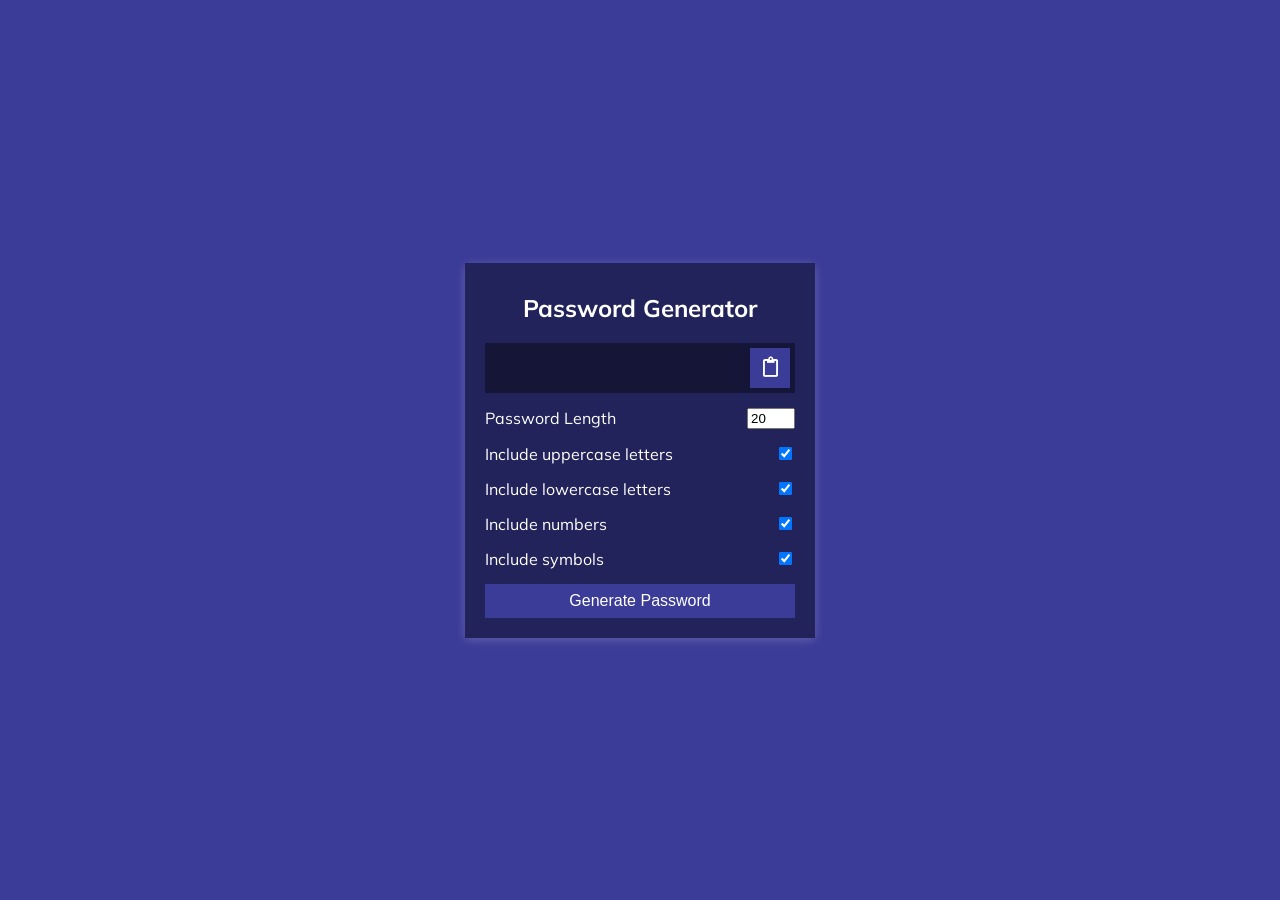
<file: 1.Password Generator/index.html>
<!DOCTYPE html>
<html lang="en">
  <head>
    <meta charset="UTF-8" />
    <meta name="viewport" content="width=device-width, initial-scale=1.0" />
    <link rel="stylesheet" href="https://cdnjs.cloudflare.com/ajax/libs/font-awesome/5.14.0/css/all.min.css" integrity="sha512-1PKOgIY59xJ8Co8+NE6FZ+LOAZKjy+KY8iq0G4B3CyeY6wYHN3yt9PW0XpSriVlkMXe40PTKnXrLnZ9+fkDaog==" crossorigin="anonymous" />
    <link rel="stylesheet" href="style.css" />
    <title>Password Generator</title>
  </head>
  <body>
    <div class="container">
      <h2>Password Generator</h2>
      <div class="result-container">
        <span id="result"></span>
        <button class="btn" id="clipboard">
          <i class="far fa-clipboard"></i>
        </button>
      </div>
      <div class="settings">
        <div class="setting">
          <label>Password Length</label>
          <input type="number" id="length" min="4" max="20" value="20">
        </div>
        <div class="setting">
          <label>Include uppercase letters</label>
          <input type="checkbox" id="uppercase" checked>
        </div>
        <div class="setting">
          <label>Include lowercase letters</label>
          <input type="checkbox" id="lowercase" checked>
        </div>
        <div class="setting">
          <label>Include numbers</label>
          <input type="checkbox" id="numbers" checked>
        </div>
        <div class="setting">
          <label>Include symbols</label>
          <input type="checkbox" id="symbols" checked>
        </div>
      </div>

      <button class="btn btn-large" id="generate">
        Generate Password
      </button>
    </div>
    <script src="script.js"></script>
  </body>
</html>
</file>
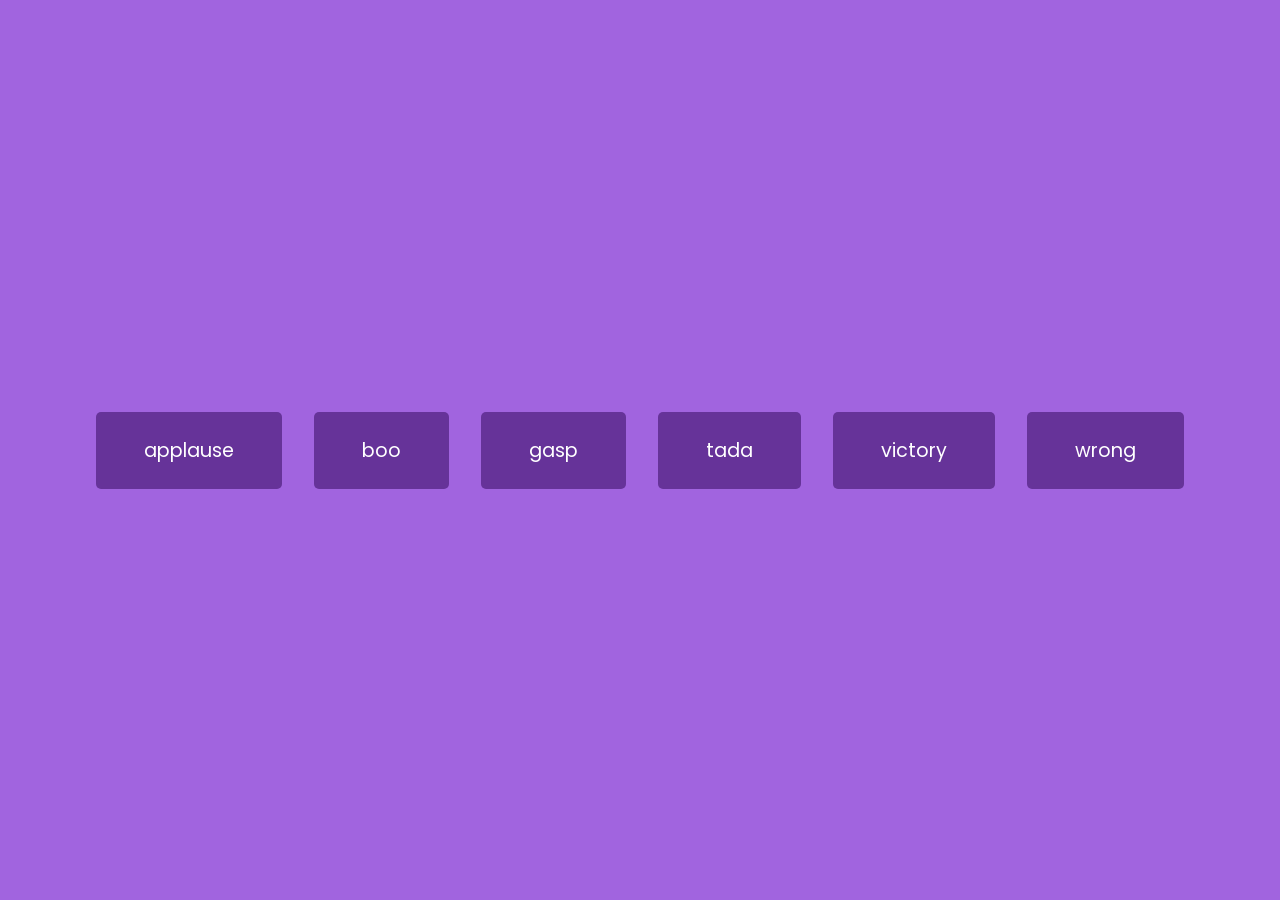
<file: 11.Sound Bar/index.html>
<!DOCTYPE html>
<html lang="en">
  <head>
    <meta charset="UTF-8" />
    <meta name="viewport" content="width=device-width, initial-scale=1.0" />
    <link rel="stylesheet" href="style.css" />
    <title>Sound Board</title>
  </head>
  <body>
    <audio id="applause" src="sounds/applause.mp3"></audio>
    <audio id="boo" src="sounds/boo.mp3"></audio>
    <audio id="gasp" src="sounds/gasp.mp3"></audio>
    <audio id="tada" src="sounds/tada.mp3"></audio>
    <audio id="victory" src="sounds/victory.mp3"></audio>
    <audio id="wrong" src="sounds/wrong.mp3"></audio>

    <div id="buttons"></div>

    <script src="index.js"></script>
  </body>
</html>
</file>
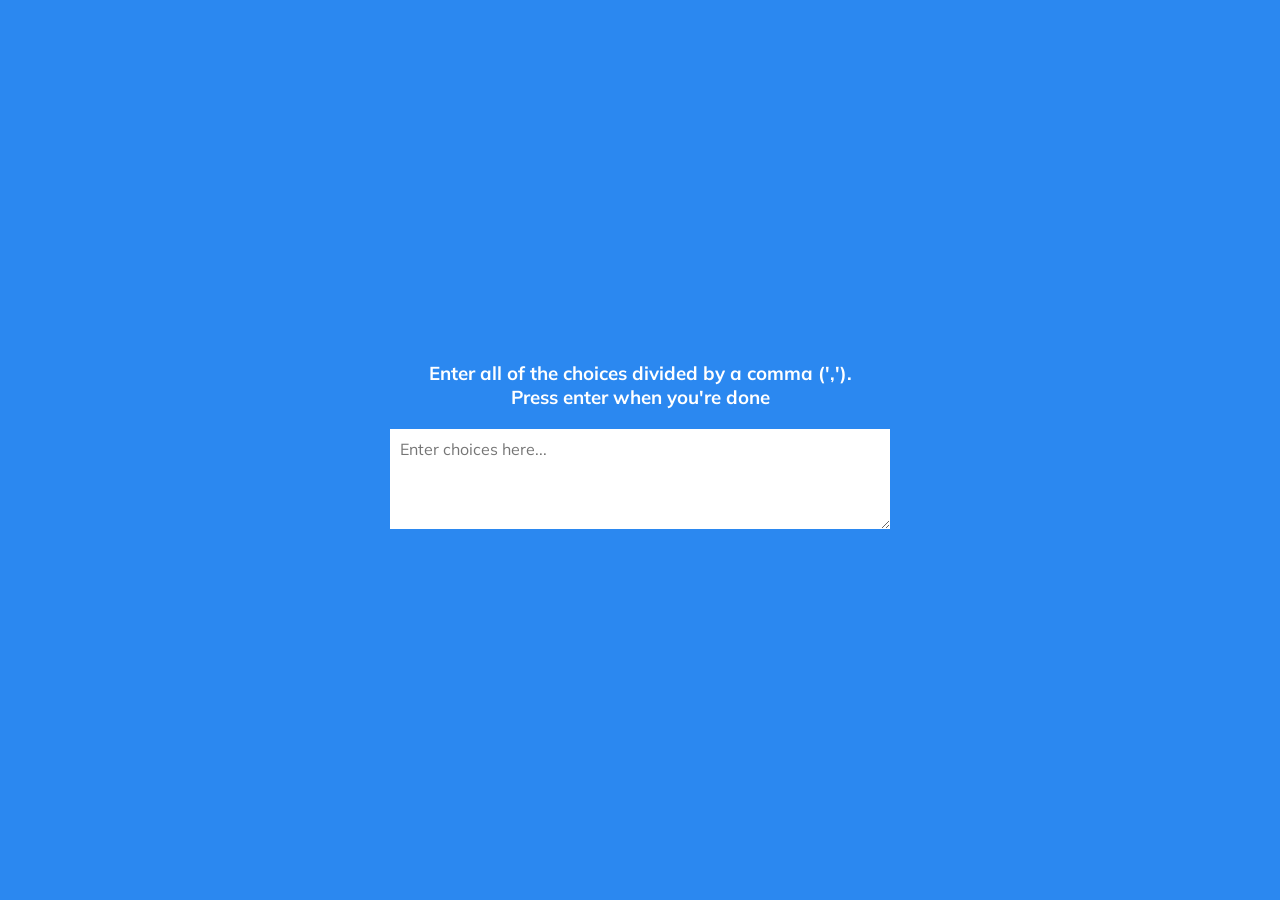
<file: 12.Choose Random Picker/index.html>
<!DOCTYPE html>
<html lang="en">
  <head>
    <meta charset="UTF-8" />
    <meta name="viewport" content="width=device-width, initial-scale=1.0" />
    <link rel="stylesheet" href="style.css" />
    <title>Random Choice Picker</title>
  </head>
  <body>
    <div class="container">
      <h3>Enter all of the choices divided by a comma (','). <br> Press enter when you're done</h3>
      <textarea placeholder="Enter choices here..." id="textarea"></textarea>

      <div id="tags"></div>
    </div>

    <script src="index.js"></script>
  </body>
</html>
</file>
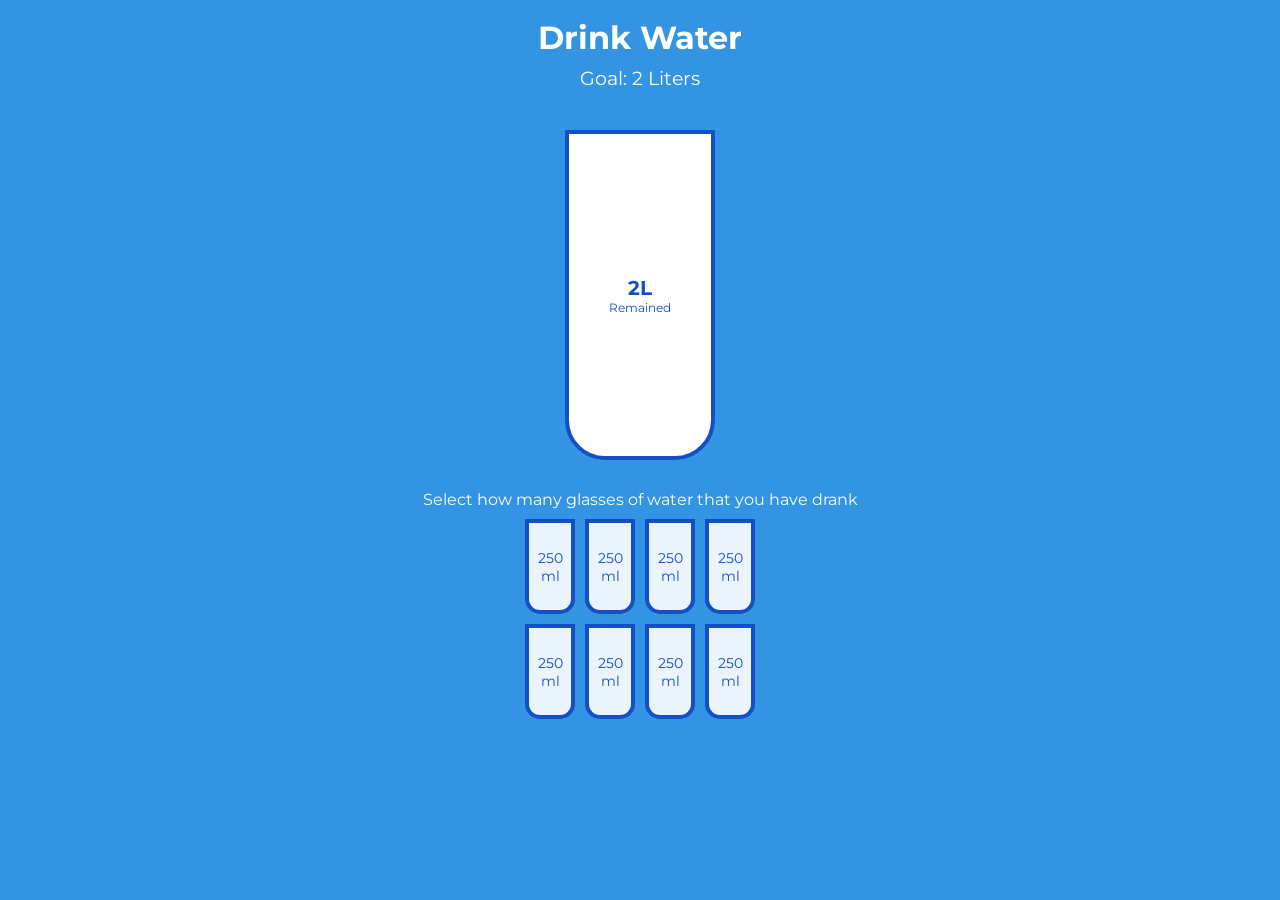
<file: 14.Drink Water/index.html>
<!DOCTYPE html>
<html lang="en">
  <head>
    <meta charset="UTF-8" />
    <meta name="viewport" content="width=device-width, initial-scale=1.0" />
    <link rel="stylesheet" href="style.css" />
    <title>Drink Water</title>
  </head>
  <body>
    <h1>Drink Water</h1>
    <h3>Goal: 2 Liters</h3>

    <div class="cup">
      <div class="remained" id="remained">
        <span id="liters"></span>
        <small>Remained</small>
      </div>

      <div class="percentage" id="percentage"></div>
    </div>

    <p class="text">Select how many glasses of water that you have drank</p>

    <div class="cups">
      <div class="cup cup-small">250 ml</div>
      <div class="cup cup-small">250 ml</div>
      <div class="cup cup-small">250 ml</div>
      <div class="cup cup-small">250 ml</div>
      <div class="cup cup-small">250 ml</div>
      <div class="cup cup-small">250 ml</div>
      <div class="cup cup-small">250 ml</div>
      <div class="cup cup-small">250 ml</div>
    </div>

    <script src="index.js"></script>
  </body>
</html>
</file>
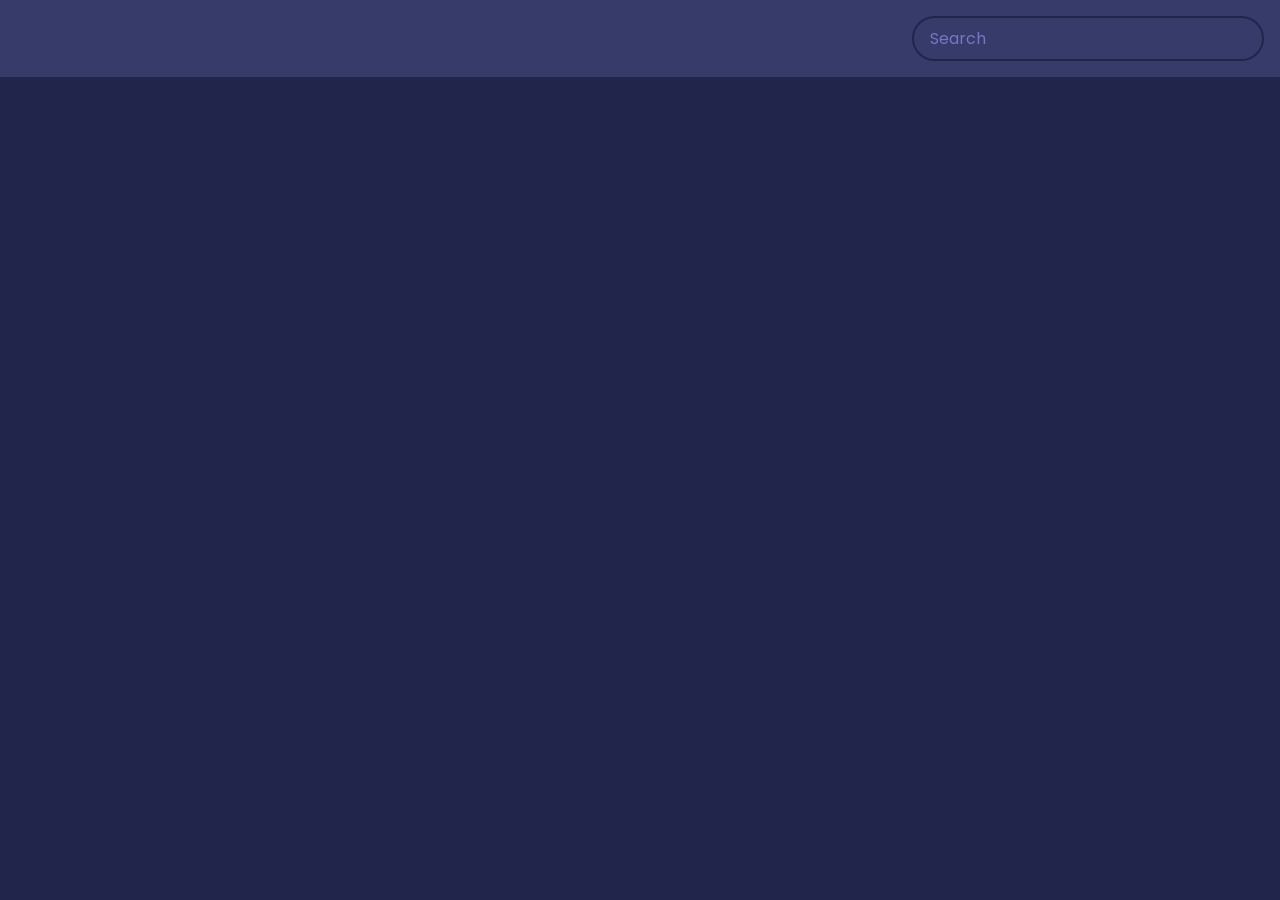
<file: 15.Movie App/index.html>
<!DOCTYPE html>
<html lang="en">
  <head>
    <meta charset="UTF-8" />
    <meta name="viewport" content="width=device-width, initial-scale=1.0" />
    <link rel="stylesheet" href="style.css" />
    <title>Movie App</title>
  </head>
  <body>
    <header>
      <form id="form">
        <input type="text" id="search" class="search" placeholder="Search">
      </form>
    </header>

    <main id="main"></main>

    <script src="index.js"></script>
  </body>
</html>
</file>
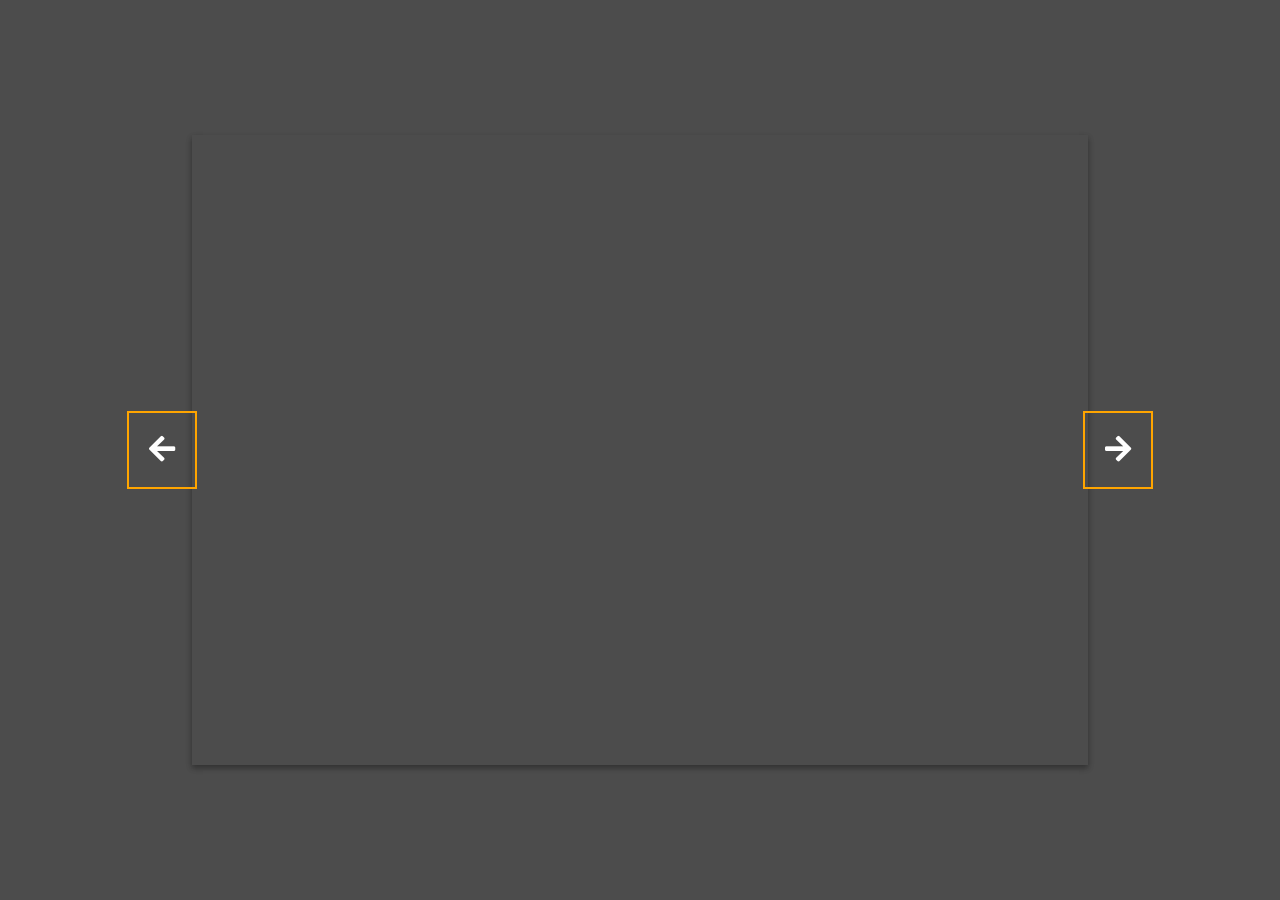
<file: 16.Background Slider/index.html>
<!DOCTYPE html>
<html lang="en">
  <head>
    <meta charset="UTF-8" />
    <meta name="viewport" content="width=device-width, initial-scale=1.0" />
    <link
      rel="stylesheet"
      href="https://cdnjs.cloudflare.com/ajax/libs/font-awesome/5.14.0/css/all.min.css"
      integrity="sha512-1PKOgIY59xJ8Co8+NE6FZ+LOAZKjy+KY8iq0G4B3CyeY6wYHN3yt9PW0XpSriVlkMXe40PTKnXrLnZ9+fkDaog=="
      crossorigin="anonymous"
    />
    <link rel="stylesheet" href="style.css" />
    <title>Background Slider</title>
  </head>
  <body>
    <div class="slider-container">
      <div
        class="slide active"
        style="
          background-image: url('https://images.unsplash.com/photo-1549880338-65ddcdfd017b?ixlib=rb-1.2.1&ixid=eyJhcHBfaWQiOjEyMDd9&auto=format&fit=crop&w=2100&q=80');
        "
      ></div>
      <div
        class="slide"
        style="
          background-image: url('https://images.unsplash.com/photo-1511593358241-7eea1f3c84e5?ixlib=rb-1.2.1&ixid=eyJhcHBfaWQiOjEyMDd9&auto=format&fit=crop&w=1934&q=80');
        "
      ></div>

      <div
        class="slide"
        style="
          background-image: url('https://images.unsplash.com/photo-1495467033336-2effd8753d51?ixlib=rb-1.2.1&ixid=eyJhcHBfaWQiOjEyMDd9&auto=format&fit=crop&w=2100&q=80');
        "
      ></div>

      <div
        class="slide"
        style="
          background-image: url('https://images.unsplash.com/photo-1522735338363-cc7313be0ae0?ixlib=rb-1.2.1&ixid=eyJhcHBfaWQiOjEyMDd9&auto=format&fit=crop&w=2689&q=80');
        "
      ></div>

      <div
        class="slide"
        style="
          background-image: url('https://images.unsplash.com/photo-1559087867-ce4c91325525?ixlib=rb-1.2.1&ixid=eyJhcHBfaWQiOjEyMDd9&auto=format&fit=crop&w=2100&q=80');
        "
      ></div>

      <button class="arrow left-arrow" id="left">
        <i class="fas fa-arrow-left"></i>
      </button>

      <button class="arrow right-arrow" id="right">
        <i class="fas fa-arrow-right"></i>
      </button>
    </div>
    <script src="index.js"></script>
  </body>
</html>
</file>
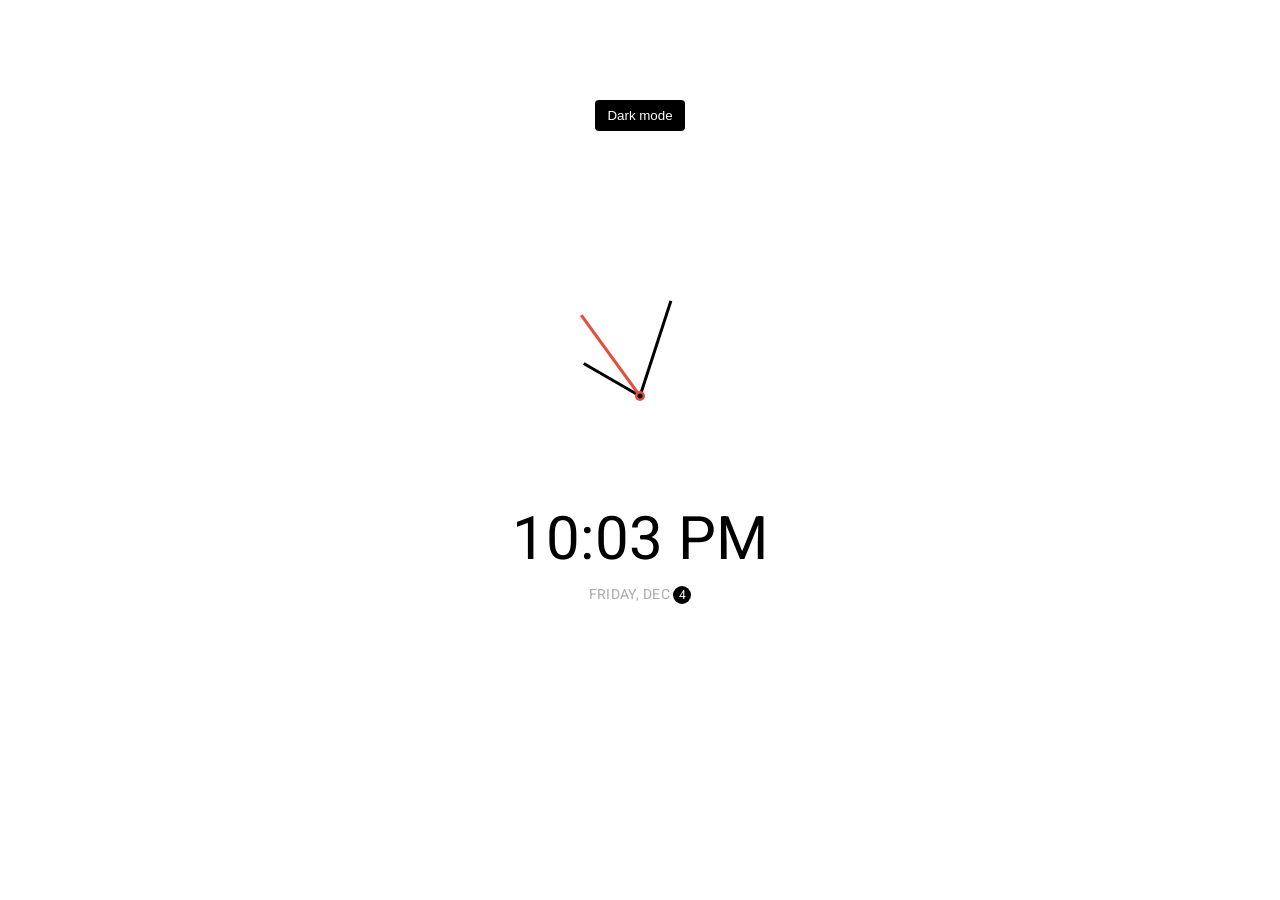
<file: 17.Theme Clock/index.html>
<!DOCTYPE html>
<html lang="en">
  <head>
    <meta charset="UTF-8" />
    <meta name="viewport" content="width=device-width, initial-scale=1.0" />
    <link rel="stylesheet" href="style.css" />
    <title>Theme Clock</title>
  </head>
  <body>
    <!-- Inspired by this dribbble shot https://dribbble.com/shots/5958443-Alarm-clock -->

    <button class="toggle">Dark mode</button>

    <div class="clock-container">
      <div class="clock">
        <div class="needle hour"></div>
        <div class="needle minute"></div>
        <div class="needle second"></div>
        <div class="center-point"></div>
      </div>

      <div class="time"></div>
      <div class="date"></div>
    </div>

    <script src="index.js"></script>
  </body>
</html>
</file>
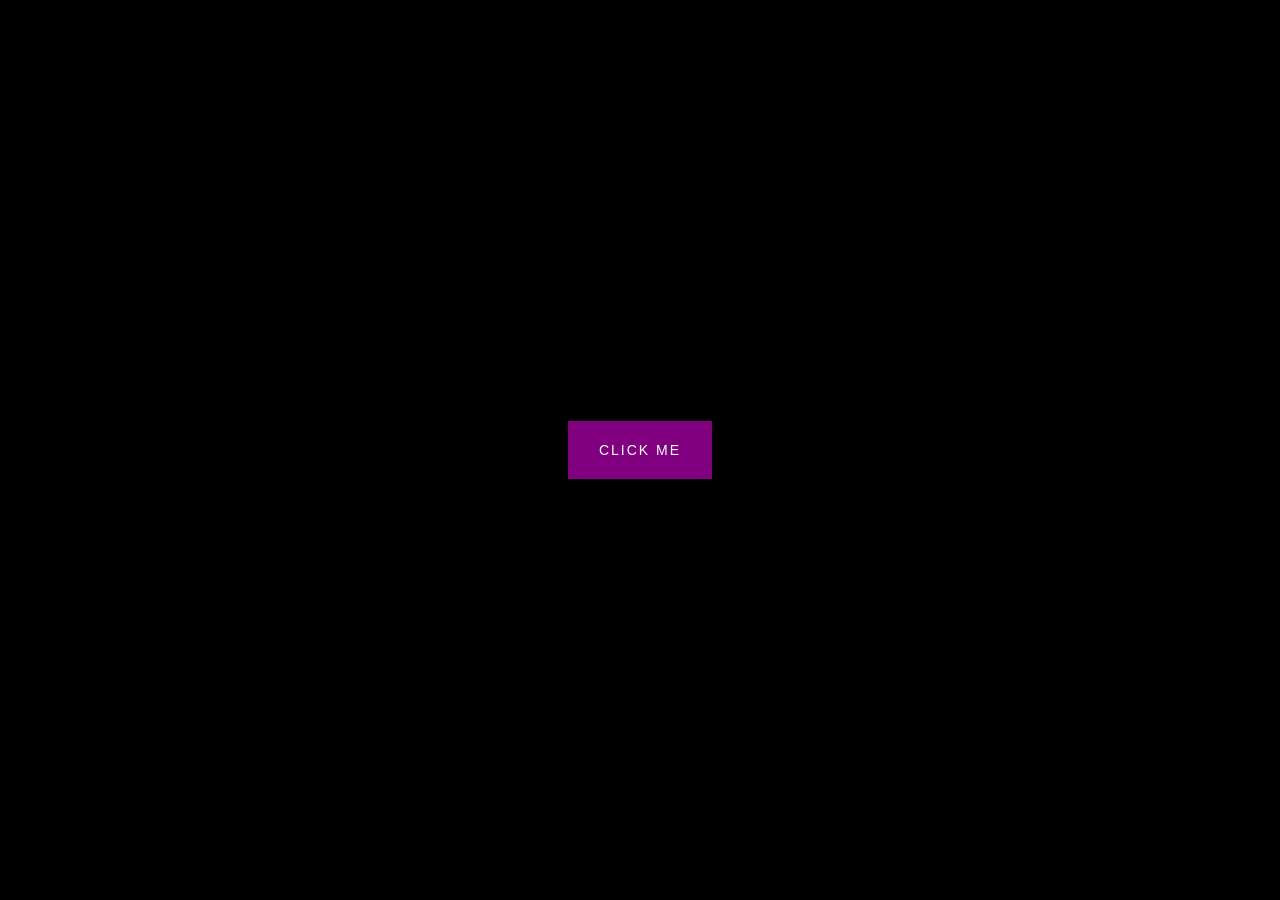
<file: 18.Button Ripple Effect/index.html>
<!DOCTYPE html>
<html lang="en">
  <head>
    <meta charset="UTF-8" />
    <meta name="viewport" content="width=device-width, initial-scale=1.0" />
    <link rel="stylesheet" href="style.css" />
    <title>Button Ripple Effect</title>
  </head>
  <body>
    <button class="ripple">Click Me</button>
    <script src="index.js"></script>
  </body>
</html>
</file>
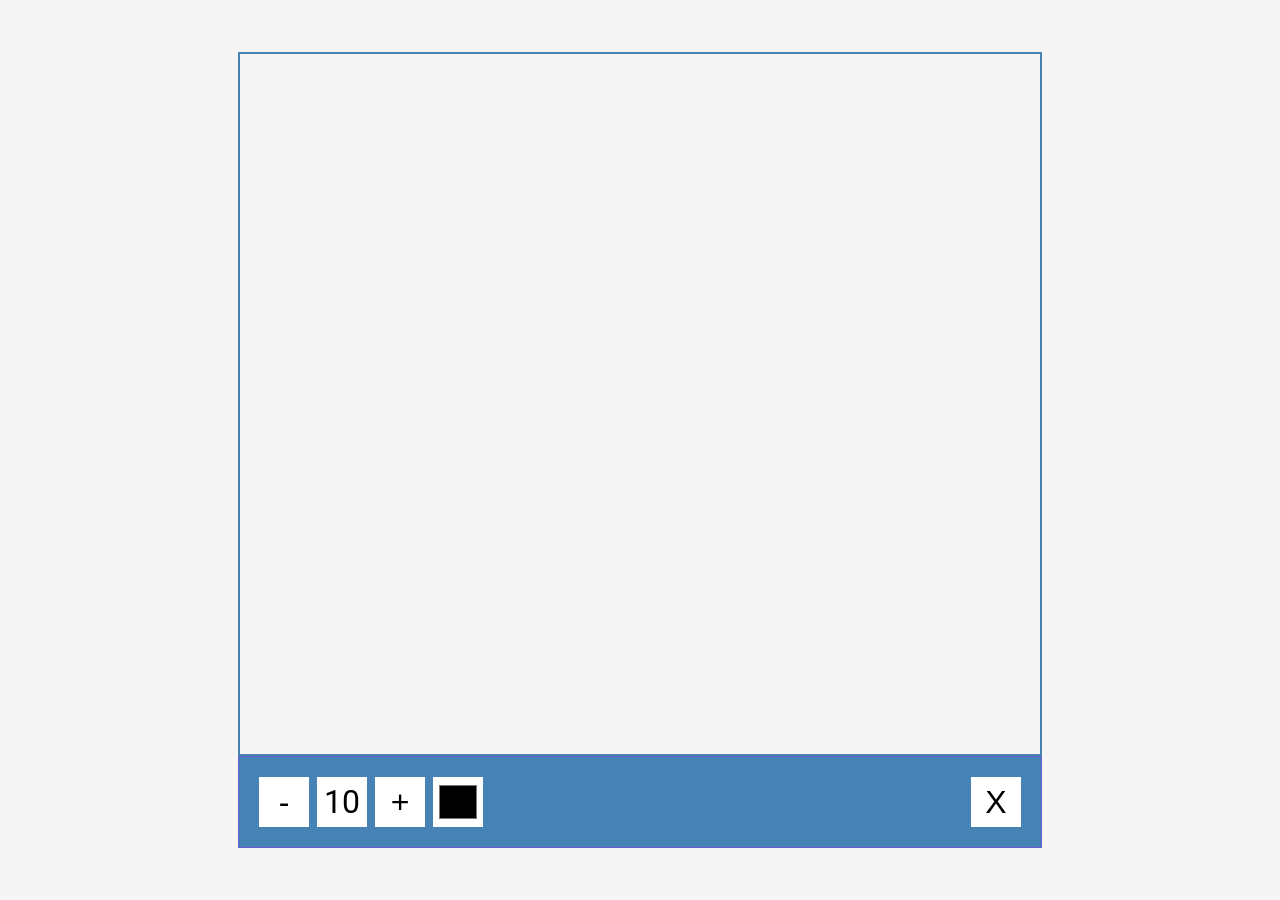
<file: 19.Drawing App/index.html>
<!DOCTYPE html>
<html lang="en">
  <head>
    <meta charset="UTF-8" />
    <meta name="viewport" content="width=device-width, initial-scale=1.0" />
    <link rel="stylesheet" href="style.css" />
    <title>Drawing App</title>
  </head>
  <body>
    <canvas id="canvas" width="800" height="700"></canvas>
    <div class="toolbox">
      <button id="decrease">-</button>
      <span id="size">10</span>
      <button id="increase">+</button>
      <input type="color" id="color">
      <button id="clear">X</button>
    </div>

    <script src="index.js"></script>
  </body>
</html>
</file>
<file: 1.Password Generator/style.css>
@import url('https://fonts.googleapis.com/css?family=Muli&display=swap');

* {
  box-sizing: border-box;
}

body {
  background-color: #3b3b98;
  color: #fff;
  font-family: 'Muli', sans-serif;
  display: flex;
  flex-direction: column;
  align-items: center;
  justify-content: center;
  height: 100vh;
  overflow: hidden;
  padding: 10px;
  margin: 0;
}

h2 {
  margin: 10px 0 20px;
  text-align: center;
}

.container {
  background-color: #23235b;
  box-shadow: 0px 2px 10px rgba(255, 255, 255, 0.2);
  padding: 20px;
  width: 350px;
  max-width: 100%;
}

.result-container {
  background-color: rgba(0, 0, 0, 0.4);
  display: flex;
  justify-content: flex-start;
  align-items: center;
  position: relative;
  font-size: 18px;
  letter-spacing: 1px;
  padding: 12px 10px;
  height: 50px;
  width: 100%;
}

.result-container #result {
  word-wrap: break-word;
  max-width: calc(100% - 40px);
  overflow-y: scroll;
  height: 100%;
}

#result::-webkit-scrollbar {
  width: 1rem;
}

.result-container .btn {
  position: absolute;
  top: 5px;
  right: 5px;
  width: 40px;
  height: 40px;
  font-size: 20px;
}

.btn {
  border: none;
  background-color: #3b3b98;
  color: #fff;
  font-size: 16px;
  padding: 8px 12px;
  cursor: pointer;
}

.btn-large {
  display: block;
  width: 100%;
}

.setting {
  display: flex;
  justify-content: space-between;
  align-items: center;
  margin: 15px 0;
}
</file>
<file: 11.Sound Bar/style.css>
@import url('https://fonts.googleapis.com/css2?family=Poppins:wght@200;400&display=swap');

* {
  box-sizing: border-box;
}

body {
  background-color: rgb(161, 100, 223);
  font-family: 'Poppins', sans-serif;
  display: flex;
  flex-wrap: wrap;
  align-items: center;
  justify-content: center;
  text-align: center;
  height: 100vh;
  overflow: hidden;
  margin: 0;
}

.btn {
  background-color: rebeccapurple;
  border-radius: 5px;
  border: none;
  color: #fff;
  margin: 1rem;
  padding: 1.5rem 3rem;
  font-size: 1.2rem;
  font-family: inherit;
  cursor: pointer;
}

.btn:hover {
  opacity: 0.9;
}

.btn:focus {
  outline: none;
}
</file>
<file: 12.Choose Random Picker/style.css>
@import url('https://fonts.googleapis.com/css?family=Muli&display=swap');

* {
  box-sizing: border-box;
}

body {
  background-color: #2b88f0;
  font-family: 'Muli', sans-serif;
  display: flex;
  flex-direction: column;
  align-items: center;
  justify-content: center;
  height: 100vh;
  overflow: hidden;
  margin: 0;
}

h3 {
  color: #fff;
  margin: 10px 0 20px;
  text-align: center;
}

.container {
  width: 500px;
}

textarea {
  border: none;
  display: block;
  width: 100%;
  height: 100px;
  font-family: inherit;
  padding: 10px;
  margin: 0 0 20px;
  font-size: 16px;
}

textarea:focus {
  outline: none;
}

.tag {
  background-color: #f0932b;
  color: #fff;
  border-radius: 50px;
  padding: 10px 20px;
  margin: 0 5px 10px 0;
  font-size: 14px;
  display: inline-block;
}

.tag.highlight {
  background-color: #273c75;
}
</file>
<file: 14.Drink Water/style.css>
@import url('https://fonts.googleapis.com/css?family=Montserrat:400,600&display=swap');

:root {
  --border-color: #144fc6;
  --fill-color: #6ab3f8;
}

* {
  box-sizing: border-box;
}

body {
  background-color: #3494e4;
  color: #fff;
  font-family: 'Montserrat', sans-serif;
  display: flex;
  flex-direction: column;
  align-items: center;
  margin-bottom: 40px;
}

h1 {
  margin: 10px 0 0;
}

h3 {
  font-weight: 400;
  margin: 10px 0;
}

.cup {
  background-color: #fff;
  border: 4px solid var(--border-color);
  color: var(--border-color);
  border-radius: 0 0 40px 40px;
  height: 330px;
  width: 150px;
  margin: 30px 0;
  display: flex;
  flex-direction: column;
  overflow: hidden;
}

.cup.cup-small {
  height: 95px;
  width: 50px;
  border-radius: 0 0 15px 15px;
  background-color: rgba(255, 255, 255, 0.9);
  cursor: pointer;
  font-size: 14px;
  align-items: center;
  justify-content: center;
  text-align: center;
  margin: 5px;
  transition: 0.3s ease;
}

.cup.cup-small.full {
  background-color: var(--fill-color);
  color: #fff;
}

.cups {
  display: flex;
  flex-wrap: wrap;
  align-items: center;
  justify-content: center;
  width: 280px;
}

.remained {
  display: flex;
  flex-direction: column;
  align-items: center;
  justify-content: center;
  text-align: center;
  flex: 1;
  transition: 0.3s ease;
}

.remained span {
  font-size: 20px;
  font-weight: bold;
}

.remained small {
  font-size: 12px;
}

.percentage {
  background-color: var(--fill-color);
  display: flex;
  align-items: center;
  justify-content: center;
  font-weight: bold;
  font-size: 30px;
  height: 0;
  transition: 0.3s ease;
}

.text {
  text-align: center;
  margin: 0 0 5px;
}
</file>
<file: 15.Movie App/style.css>
@import url('https://fonts.googleapis.com/css2?family=Poppins:wght@200;400&display=swap');

:root {
  --primary-color: #22254b;
  --secondary-color: #373b69;
}

* {
  box-sizing: border-box;
}

body {
  background-color: var(--primary-color);
  font-family: 'Poppins', sans-serif;
  margin: 0;
}

header {
  padding: 1rem;
  display: flex;
  justify-content: flex-end;
  background-color: var(--secondary-color);
}

.search {
  background-color: transparent;
  border: 2px solid var(--primary-color);
  border-radius: 50px;
  font-family: inherit;
  font-size: 1rem;
  padding: 0.5rem 1rem;
  color: #fff;
}

.search::placeholder {
  color: #7378c5;
}

.search:focus {
  outline: none;
  background-color: var(--primary-color);
}

main {
  display: flex;
  flex-wrap: wrap;
  justify-content: center;
}

.movie {
  width: 300px;
  margin: 1rem;
  background-color: var(--secondary-color);
  box-shadow: 0 4px 5px rgba(0, 0, 0, 0.2);
  position: relative;
  overflow: hidden;
  border-radius: 3px;
}

.movie img {
  width: 100%;
}

.movie-info {
  color: #eee;
  display: flex;
  align-items: center;
  justify-content: space-between;
  gap:0.2rem;
  padding: 0.5rem 1rem 1rem;
  letter-spacing: 0.5px;
}

.movie-info h3 {
  margin-top: 0;
}

.movie-info span {
  background-color: var(--primary-color);
  padding: 0.25rem 0.5rem;
  border-radius: 3px;
  font-weight: bold;
}

.movie-info span.green {
  color: lightgreen;
}

.movie-info span.orange {
  color: orange;
}

.movie-info span.red {
  color: red;
}

.overview {
  background-color: #fff;
  padding: 2rem;
  position: absolute;
  left: 0;
  bottom: 0;
  right: 0;
  max-height: 100%;
  transform: translateY(101%);
  overflow-y: auto;
  transition: transform 0.3s ease-in;
}

.movie:hover .overview {
  transform: translateY(0);
}
</file>
<file: 16.Background Slider/style.css>
@import url('https://fonts.googleapis.com/css2?family=Roboto:wght@400;700&display=swap');

* {
  box-sizing: border-box;
}

body {
  font-family: 'Roboto', sans-serif;
  display: flex;
  flex-direction: column;
  align-items: center;
  justify-content: center;
  height: 100vh;
  overflow: hidden;
  margin: 0;
  background-position: center center;
  background-size: cover;
  transition: 0.4s;
}

body::before {
  content: '';
  position: absolute;
  top: 0;
  left: 0;
  width: 100%;
  height: 100vh;
  background-color: rgba(0, 0, 0, 0.7);
  z-index: -1;
}

.slider-container {
  box-shadow: 0 3px 6px rgba(0, 0, 0, 0.16), 0 3px 6px rgba(0, 0, 0, 0.23);
  height: 70vh;
  width: 70vw;
  position: relative;
  overflow: hidden;
}

.slide {
  opacity: 0;
  height: 100vh;
  width: 100vw;
  background-position: center center;
  background-size: cover;
  position: absolute;
  top: -15vh;
  left: -15vw;
  transition: 0.4s ease;
  z-index: 1;
}

.slide.active {
  opacity: 1;
}

.arrow {
  position: fixed;
  background-color: transparent;
  color: #fff;
  padding: 20px;
  font-size: 30px;
  border: 2px solid orange;
  top: 50%;
  transform: translateY(-50%);
  cursor: pointer;
}

.arrow:focus {
  outline: 0;
}

.left-arrow {
  left: calc(15vw - 65px);
}

.right-arrow {
  right: calc(15vw - 65px);
}
</file>
<file: 17.Theme Clock/style.css>
@import url('https://fonts.googleapis.com/css?family=Heebo:300&display=swap');

* {
  box-sizing: border-box;
}

:root {
  --primary-color: #000;
  --secondary-color: #fff;
}

html {
  transition: all 0.5s ease-in;
}

html.dark {
  --primary-color: #fff;
  --secondary-color: #333;
}

html.dark {
  background-color: #111;
  color: var(--primary-color);
}

body {
  font-family: 'Heebo', sans-serif;
  display: flex;
  align-items: center;
  justify-content: center;
  height: 100vh;
  overflow: hidden;
  margin: 0;
}

.toggle {
  cursor: pointer;
  background-color: var(--primary-color);
  color: var(--secondary-color);
  border: 0;
  border-radius: 4px;
  padding: 8px 12px;
  position: absolute;
  top: 100px;
}

.toggle:focus {
  outline: none;
}

.clock-container {
  display: flex;
  flex-direction: column;
  justify-content: space-between;
  align-items: center;
}

.clock {
  position: relative;
  width: 200px;
  height: 200px;
}

.needle {
  background-color: var(--primary-color);
  position: absolute;
  top: 50%;
  left: 50%;
  height: 65px;
  width: 3px;
  transform-origin: bottom center;
  transition: all 0.5s ease-in;
}

.needle.hour {
  transform: translate(-50%, -100%) rotate(0deg);
}

.needle.minute {
  transform: translate(-50%, -100%) rotate(0deg);
  height: 100px;
}

.needle.second {
  transform: translate(-50%, -100%) rotate(0deg);
  height: 100px;
  background-color: #e74c3c;
}

.center-point {
  background-color: #e74c3c;
  width: 10px;
  height: 10px;
  position: absolute;
  top: 50%;
  left: 50%;
  transform: translate(-50%, -50%);
  border-radius: 50%;
}

.center-point::after {
  content: '';
  background-color: var(--primary-color);
  width: 5px;
  height: 5px;
  position: absolute;
  top: 50%;
  left: 50%;
  transform: translate(-50%, -50%);
  border-radius: 50%;
}

.time {
  font-size: 60px;
}

.date {
  color: #aaa;
  font-size: 14px;
  letter-spacing: 0.3px;
  text-transform: uppercase;
}

.date .circle {
  background-color: var(--primary-color);
  color: var(--secondary-color);
  border-radius: 50%;
  height: 18px;
  width: 18px;
  display: inline-flex;
  align-items: center;
  justify-content: center;
  line-height: 18px;
  transition: all 0.5s ease-in;
  font-size: 12px;
}
</file>
<file: 18.Button Ripple Effect/style.css>
@import url('https://fonts.googleapis.com/css2?family=Roboto:wght@400;700&display=swap');

* {
  box-sizing: border-box;
}

body {
  background-color: #000;
  font-family: 'Roboto', sans-serif;
  display: flex;
  flex-direction: column;
  align-items: center;
  justify-content: center;
  height: 100vh;
  overflow: hidden;
  margin: 0;
}

button {
  background-color: purple;
  color: #fff;
  border: 1px purple solid;
  font-size: 14px;
  text-transform: uppercase;
  letter-spacing: 2px;
  padding: 20px 30px;
  overflow: hidden;
  margin: 10px 0;
  position: relative;
}

button:focus {
  outline: none;
}

button .circle {
  position: absolute;
  background-color: #fff;
  width: 100px;
  height: 100px;
  border-radius: 50%;
  transform: translate(-50%, -50%) scale(0);
  animation: scale 0.5s ease-out;
}

@keyframes scale {
  to {
    transform: translate(-50%, -50%) scale(3);
    opacity: 0;
  }
}
</file>
<file: 19.Drawing App/style.css>
@import url('https://fonts.googleapis.com/css2?family=Roboto:wght@400;700&display=swap');

* {
  box-sizing: border-box;
}

body {
  background-color: #f5f5f5;
  font-family: 'Roboto', sans-serif;
  display: flex;
  flex-direction: column;
  align-items: center;
  justify-content: center;
  height: 100vh;
  margin: 0;
}

canvas {
  border: 2px solid steelblue;
}

.toolbox {
  background-color: steelblue;
  border: 1px solid slateblue;
  display: flex;
  width: 804px;
  padding: 1rem;
}

.toolbox > * {
  background-color: #fff;
  border: none;
  display: inline-flex;
  align-items: center;
  justify-content: center;
  font-size: 2rem;
  height: 50px;
  width: 50px;
  margin: 0.25rem;
  padding: 0.25rem;
  cursor: pointer;
}

.toolbox > *:last-child {
  margin-left: auto;
}
</file>
